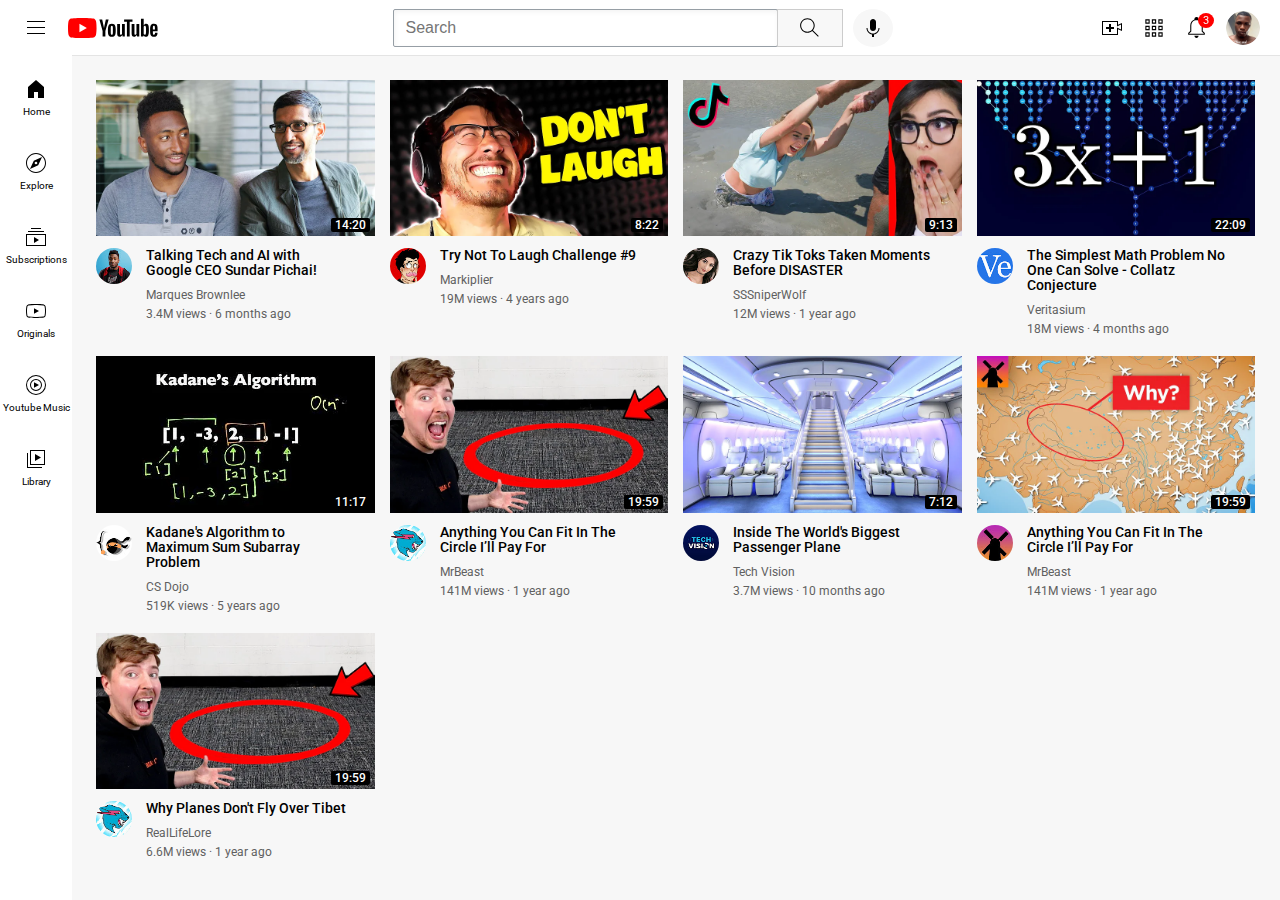
<file: index.html>
<!DOCTYPE html>
<html>
  <head>
    <title>youtube.com Clone</title>

    <link rel="preconnect" href="https://fonts.googleapis.com">
    <link rel="preconnect" href="https://fonts.gstatic.com" crossorigin>
    <link href="https://fonts.googleapis.com/css2?family=Roboto:wght@400;500;700&display=swap" rel="stylesheet">
    
    <link rel="stylesheet" href="css style/general.css">
    <link rel="stylesheet" href="css style/heaser.css">
    <link rel="stylesheet" href="css style/video.css">
    <link rel="stylesheet" href="css style/sidebar.css">
  </head>
  <body>
    <div class="header">
      <div class="left-section">
        <img class="hamburger-menu" src="icons/hamburger-menu.svg">
        <img class="youtube-logo" src="icons/youtube-logo.svg">
      </div>
      <div class="middle-section">
        <input class="search-bar" type="text"
         placeholder="Search">
         <button class="search-button">
          <img class="search-icon" src="icons/search.svg">
          <div class="tooltip">Search</div>
         </button>
         <button class="voice-button">
          <img class="voice-icon" src="icons/voice-search-icon.svg">
          <div class="tooltip">Search with your Voice</div>
         </button>
      </div>
      <div class="last-section">
        <div class="upload-container"><img class="upload-icon"
           src="icons/upload.svg">
           <div class="tooltip">Create</div>
          </div>
          <div class="youtube-container">
            <img class="youtube-op-icon" src="icons/youtube-op.svg">
            <div class="tooltip">YouTube apps</div>
          </div>
        
        <div class="notification-container">
          <img class="notification-icon" src="icons/notifications.svg">
          <div class="notification-number">3</div>
          <div class="tooltip">Notifications</div>
        </div>
        <img class="chennel-pr" src="chennel store/IMG_3036.JPG">
      </div>
    </div>

      <div class="sidebar">
        <div class="sidebar-link">
          <img src="icons/home.svg">
          <div>Home</div>
        </div>
        <div class="sidebar-link">
           <img src="icons/explore.svg">
           <div>Explore</div>
        </div>
        <div class="sidebar-link">
          <img src="icons/subscriptions.svg">
          <div>Subscriptions</div>
        </div>
        <div class="sidebar-link">
          <img src="icons/originals.svg">
          <div>Originals</div>
        </div>
        <div class="sidebar-link">
          <img src="icons/youtube-music.svg">
          <div>Youtube Music</div>
        </div>
        <div class="sidebar-link">
          <img src="icons/library.svg">
          <div>Library</div>
        </div>
      </div>
    

    <div class="video-grib">
      <div class="video-pr">
        <div class="thumbnail-row">
          <a href="https://www.youtube.com/watch?v=n2RNcPRtAiY">
           <img class="thumbnails" src="thumnails/thumbnail-1.webp">
          </a>
          <div class="video-time">14:20</div>
          <a href="https://www.youtube.com/watch?v=n2RNcPRtAiY"></a>
        </div>
        <div class="video-info-grib">
          <div class="channal-pics">
            <a
            href="https://www.youtube.com/c/mkbhd">
            <img class="profile-pics" src="chennel store/channel-1.jpeg">
            </a>
          </div>
          <div class="video-info">
            <p class="video-title">
              Talking Tech and AI with Google CEO Sundar Pichai!
             </p>
             <p class="video-author">
              <a class="link-display" href="https://www.youtube.com/c/mkbhd">Marques Brownlee</a>
             </p>
             <p class="video-stats">
               3.4M views · 6 months ago
             </p>
          </div>
        </div>   
      </div>
  
      <div class="video-pr">
          <div class="thumbnail-row">
            <a href="https://www.youtube.com/watch?v=mP0RAo9SKZk">
              <img class="thumbnails" src="thumnails/thumbnail-2 dont laugh.webp">
            </a>
            <div class="video-time">8:22</div>
            <a href="https://www.youtube.com/watch?v=mP0RAo9SKZk"></a>
          </div>
          <div class="video-info-grib">
            <div class="channal-pics">
              <a href="https://www.youtube.com/@markiplier">
                <img class="profile-pics" src="chennel store/chennel 2 laugh.jpeg">
              </a>
            </div>      
            <div class="video-info">
              <a class="link-name" href="https://www.youtube.com/watch?v=mP0RAo9SKZk">
                <p class="video-title">
                  Try Not To Laugh Challenge #9
                 </p>
              </a>
              <a class="link-display" href="https://www.youtube.com/c/markiplier">
                <p class="video-author">
                  Markiplier
                </p>
              </a>
               <p class="video-stats">
                 19M views · 4 years ago
               </p>
            </div>
          </div>
      </div>
  
      <div class="video-pr">
  
        <div class="thumbnail-row">
          <img class="thumbnails" src="thumnails/thumbnail-3.webp">
          <div class="video-time">9:13</div>
        </div>
        <div class="video-info-grib">
          <div class="channal-pics">
            <img class="profile-pics" src="chennel store/channel-3.jpeg">
          </div>
          <div class="video-info">
            <p class="video-title">
              Crazy Tik Toks Taken Moments Before DISASTER
             </p>
             <p class="video-author">
               SSSniperWolf
             </p>
             <p class="video-stats">
              12M views · 1 year ago
             </p>
          </div>
        </div>   
      </div>
  
      <div class="video-pr">
          <div class="thumbnail-row">
            <img class="thumbnails" src="thumnails/thumbnail-4.webp">
            <div class="video-time">22:09</div>
          </div>
          <div class="video-info-grib">
            <div class="channal-pics">
              <img class="profile-pics" src="chennel store/channel-4.jpeg">
            </div>      
            <div class="video-info">
              <p class="video-title">
                 The Simplest Math Problem No One
                 Can Solve - Collatz Conjecture
               </p>
               <p class="video-author">
                 Veritasium
               </p>
               <p class="video-stats">
                 18M views · 4 months ago
               </p>
            </div>
          </div>
      </div>
  
      <div class="video-pr">
  
        <div class="thumbnail-row">
          <img class="thumbnails" src="thumnails/thumbnail-5.webp">
          <div class="video-time">11:17</div>
        </div>
        <div class="video-info-grib">
          <div class="channal-pics">
            <img class="profile-pics" src="chennel store/channel-5.jpeg">
          </div>
          <div class="video-info">
            <p class="video-title">
               Kadane's Algorithm to Maximum Sum Subarray Problem
             </p>
             <p class="video-author">
               CS Dojo
             </p>
             <p class="video-stats">
               519K views · 5 years ago
             </p>
          </div>
        </div>   
      </div>
  
      <div class="video-pr">
        <div class="thumbnail-row">
           <img class="thumbnails" src="thumnails/thumbnail-6.webp">
           <div class="video-time">19:59</div>
        </div>
        <div class="video-info-grib">
          <div class="channal-pics">
            <img class="profile-pics" src="chennel store/channel-6.jpeg">
          </div>
            <div class="video-info">
              <p class="video-title">
                Anything You Can Fit In The Circle I’ll Pay For
              </p>
              <p class="video-author">
                MrBeast
              </p>
              <p class="video-stats">
                141M views · 1 year ago
              </p>
            </div>
        </div>
      </div>

      <div class="video-pr">
        <div class="thumbnail-row">
           <img class="thumbnails" src="thumnails/thumbnail-8.webp">
           <div class="video-time">7:12</div>
        </div>
        <div class="video-info-grib">
          <div class="channal-pics">
            <img class="profile-pics" src="chennel store/channel-8.jpeg">
          </div>
            <div class="video-info">
              <p class="video-title">
                Inside The World's Biggest Passenger Plane
              </p>
              <p class="video-author">
                Tech Vision
              </p>
              <p class="video-stats">
                3.7M views · 10 months ago
              </p>
            </div>
        </div>
      </div>

      <div class="video-pr">
        <div class="thumbnail-row">
           <img class="thumbnails" src="thumnails/thumbnail-7.webp">
           <div class="video-time">19:59</div>
        </div>
        <div class="video-info-grib">
          <div class="channal-pics">
            <img class="profile-pics" src="chennel store/channel-7.jpeg">
          </div>
            <div class="video-info">
              <p class="video-title">
                Anything You Can Fit In The Circle I’ll Pay For
              </p>
              <p class="video-author">
                MrBeast
              </p>
              <p class="video-stats">
                141M views · 1 year ago
              </p>
            </div>
        </div>
      </div>

      <div class="video-pr">
        <div class="thumbnail-row">
           <img class="thumbnails" src="thumnails/thumbnail-6.webp">
           <div class="video-time">19:59</div>
        </div>
        <div class="video-info-grib">
          <div class="channal-pics">
            <img class="profile-pics" src="chennel store/channel-6.jpeg">
          </div>
            <div class="video-info">
              <p class="video-title">
                Why Planes Don't Fly Over Tibet
              </p>
              <p class="video-author">
                RealLifeLore
              </p>
              <p class="video-stats">
                6.6M views · 1 year ago
              </p>
            </div>
        </div>
      </div>
    
  </body>
</html>
</file>
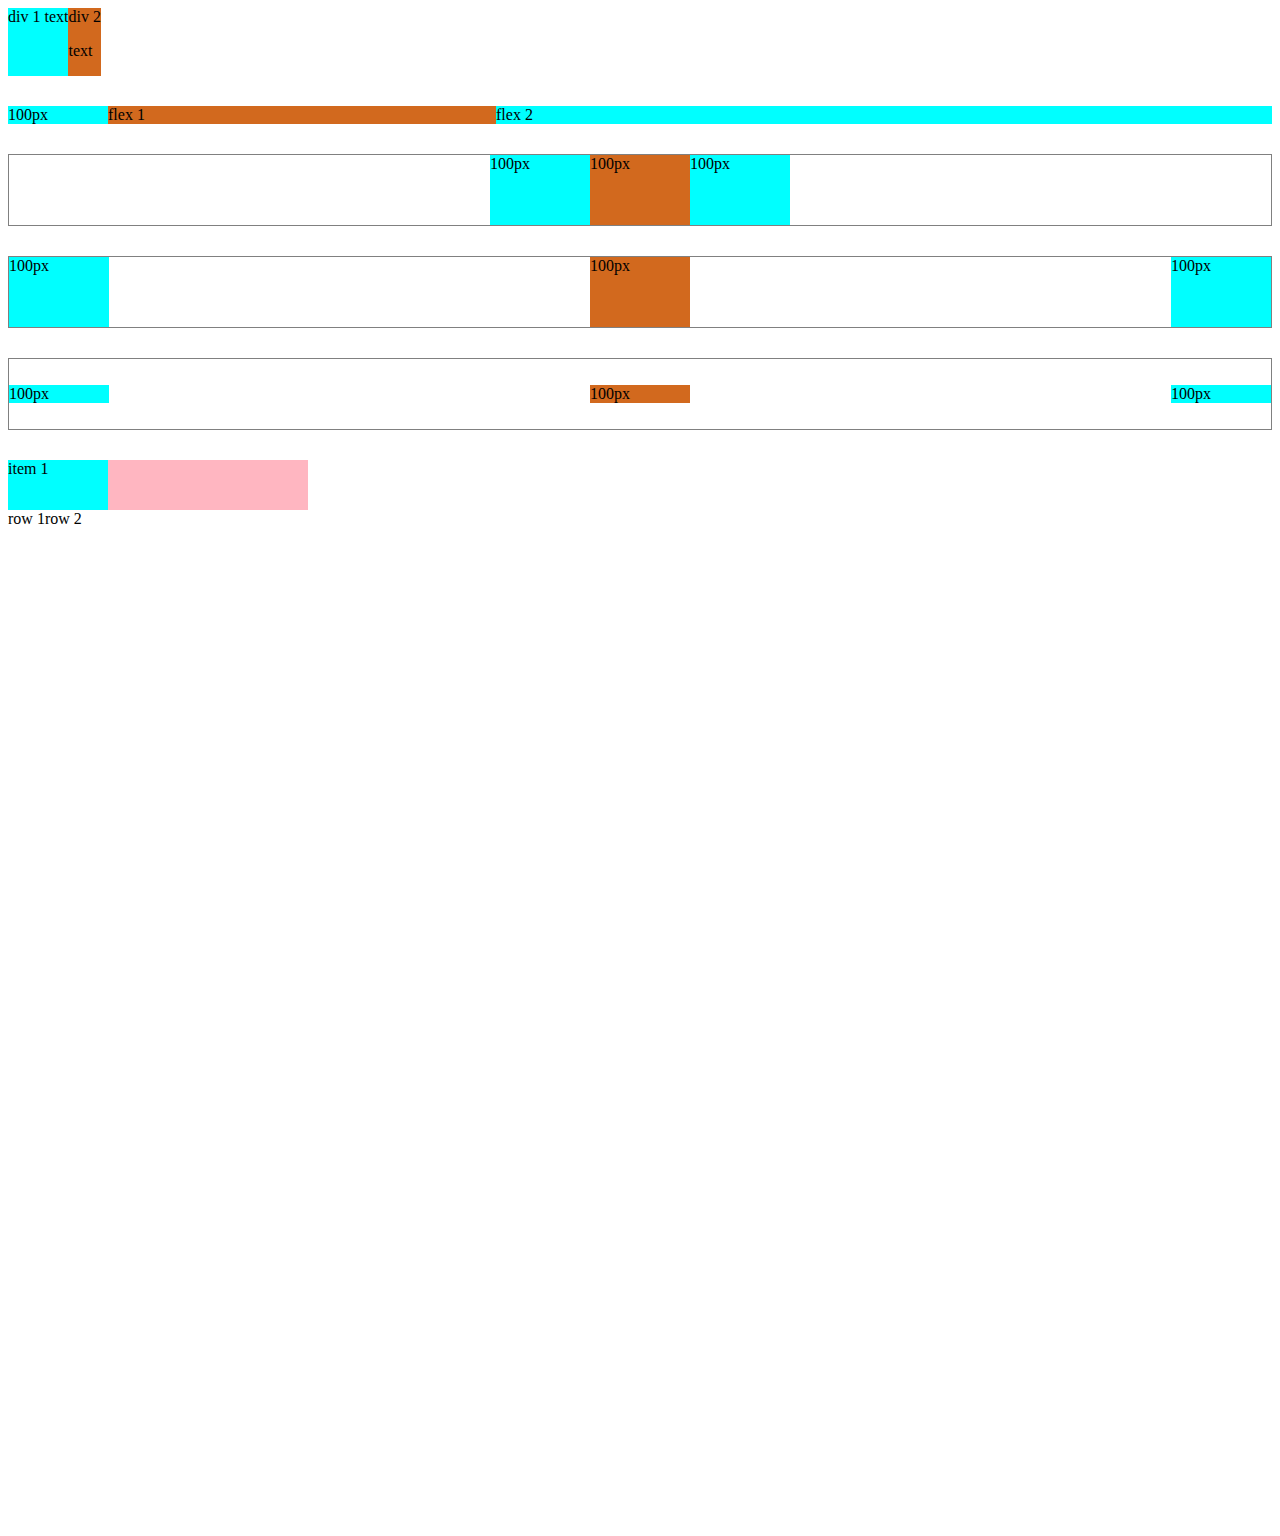
<file: flexbox.html>
<!DOCTYPE html>
<html>
  <head>
    <title>flexbox practice</title>
  </head>
  <body style="padding-bottom: 1000px;">
    <div style="display: flex;
      flex-direction: row;">
     <div style="background-color: aqua;">div 1 text</div>
     <div style="background-color: chocolate;">div 2 <p>text</p></div>
    </div>

    <div style="display: flex;
     flex-direction: row; margin-top: 30px;
     ">
     <div style="background-color: aqua; width: 100px;">100px </div>
     <div style="background-color: chocolate;
      flex: 1;">flex 1</div>
      <div style="background-color: aqua; flex: 2;">flex 2 </div>
    </div>

    <div style="display: flex;
     flex-direction: row; margin-top: 30px;
     flex-direction: row ; border-width: 1px;
     border-style: solid; height: 70px;
     border-color: gray; justify-content: center;">
     
     <div style="background-color: aqua;
      width: 100px;">100px</div>
      <div style="background-color: chocolate; width: 100px;">100px </div>
      <div style="background-color: aqua; width: 100px;">100px </div>
    </div>

    <div style="display: flex;
     flex-direction: row; margin-top: 30px;
     flex-direction: row ; border-width: 1px;
     border-style: solid; height: 70px;
     border-color: gray; justify-content: space-between;">
     
     <div style="background-color: aqua;
      width: 100px;">100px</div>
      <div style="background-color: chocolate; width: 100px;">100px </div>
      <div style="background-color: aqua; width: 100px;">100px </div>
    </div>

    <div style="display: flex;
     flex-direction: row; margin-top: 30px;
     flex-direction: row ; border-width: 1px;
     border-style: solid; height: 70px;
     border-color: gray; justify-content: space-between;
     align-items: center;">
     
     <div style="background-color: aqua;
      width: 100px;">100px</div>
      <div style="background-color: chocolate; width: 100px;">100px </div>
      <div style="background-color: aqua; width: 100px;">100px </div>
    </div>

    <div style="display: flex; margin-top: 30px;
      flex-direction: row; height: 50px;">


     <div style="background-color: aqua;width: 100px;">item 1</div>
     <div style="background-color: lightpink; width: 200px;"></div>
    </div>



    <div style="display: flex; flex-direction: row;
    "> 


      <div class="row-1">row 1</div>
      <div class="row-2">row 2</div>
      
    </div>
      
    
  </body>
</html>
</file>
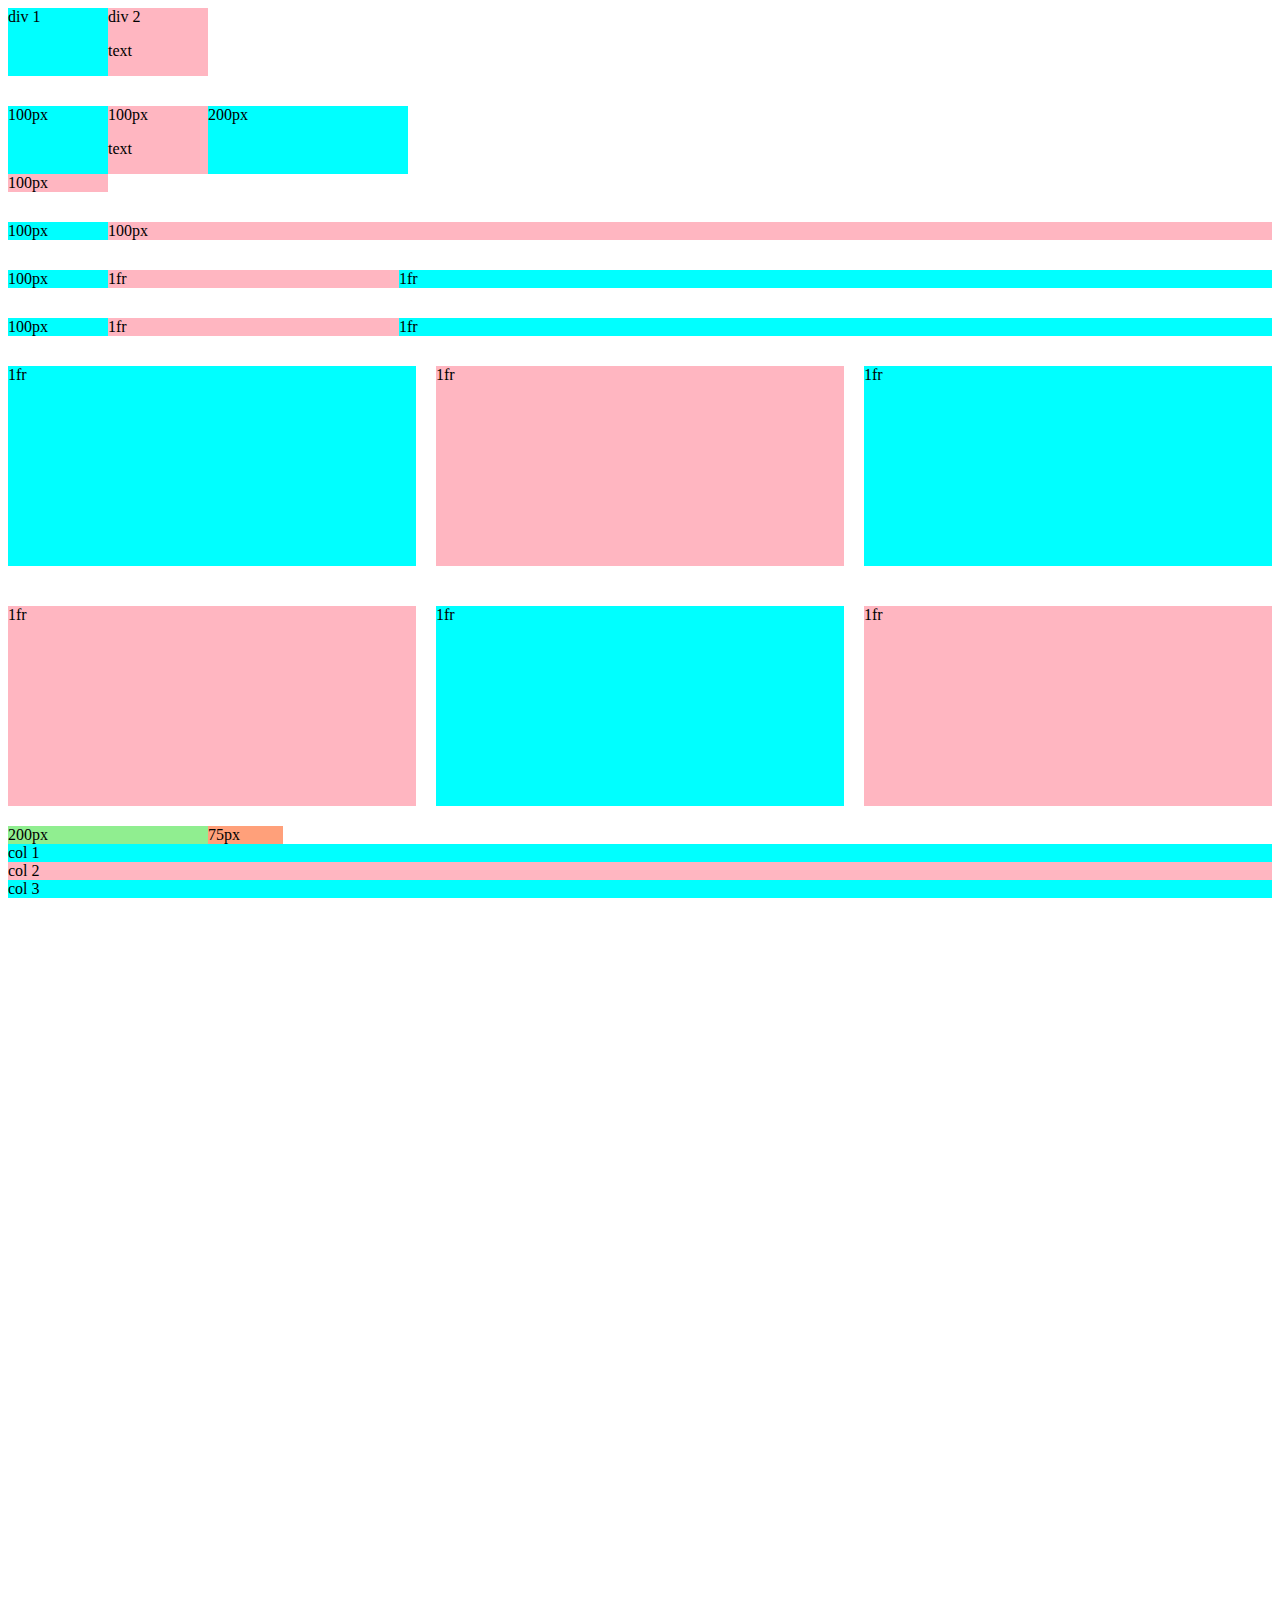
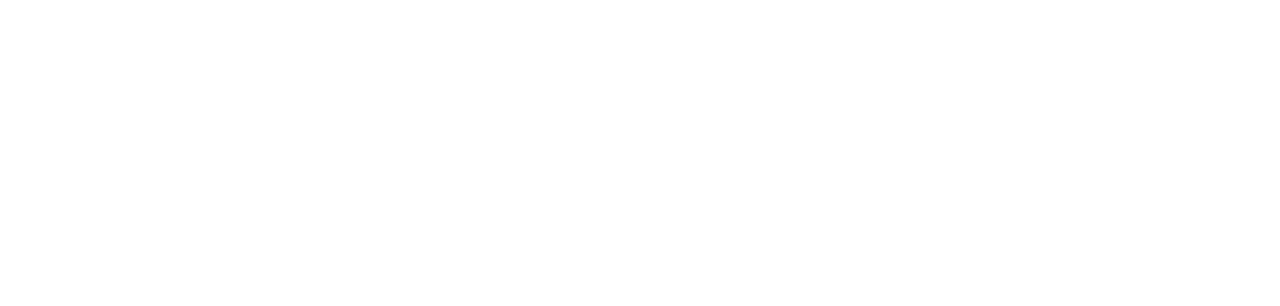
<file: grib.html>
<!DOCTYPE html>
<html>
  <head>
    <title>
      grib tittle
    </title>
  </head>
  <body style="padding-bottom: 1000px;">
   <div style="
    display: grid;
    grid-template-columns: 100px 100px;">
    <Div style="background-color: aqua;">div 1</Div>
    <div style="background-color: lightpink;">div 2 <p>text</p></div>
   </div> 

   <div style="
     margin-top: 30px;
     display: grid;
     grid-template-columns: 100px 100px 200px;">

     <Div style="background-color: aqua;">100px</Div>
     <div style="background-color: lightpink;">100px<p>text</p></div>
     <Div style="background-color: aqua;">200px</Div>
     <div style="background-color: lightpink;">100px</div>
   </div> 

   <div style="
     margin-top: 30px;
     display: grid;
     grid-template-columns: 100px 1fr">

     <Div style="background-color: aqua;">100px</Div>
     <div style="background-color: lightpink;">100px</div>
    
   </div> 

   <div style="
     margin-top: 30px;
     display: grid;
     grid-template-columns: 100px 1fr 3fr">

     <Div style="background-color: aqua;">100px</Div>
     <div style="background-color: lightpink;">1fr</div>
     <Div style="background-color: aqua;">1fr</Div>
    
   </div> 
    
   <div style="
     margin-top: 30px;
     display: grid;
     grid-template-columns: 100px 1fr 3fr">

     <Div style="background-color: aqua;">100px</Div>
     <div style="background-color: lightpink;">1fr</div>
     <Div style="background-color: aqua;">1fr</Div>
    
   </div> 

   <div style="
     margin-top: 30px;
     display: grid;
     grid-template-columns: 1fr 1fr 1fr;
      column-gap: 20px;row-gap: 40px; " 
     >

     <Div style="background-color: aqua; height :200px" >1fr</Div>
     <div style="background-color: lightpink; height :200px">1fr</div>
     <Div style="background-color: aqua; height :200px">1fr</Div>
     <div style="background-color: lightpink; height :200px">1fr</div>
     <Div style="background-color: aqua; height :200px">1fr</Div>
     <div style="background-color: lightpink; height :200px">1fr</div>
    
   </div> 

   <div style="
     display: grid;
     grid-template-columns: 200px 75px;
     margin-top: 20px;">

     <div style="background-color: lightgreen;"> 200px</div>
     <div style="background-color: lightsalmon;">75px</div>
   </div>

   <div style="display: grid;
     grid-column: col 1 col 2 col 3;"
     >

     <div style="background-color: aqua;">col 1</div>
     <div style="background-color: lightpink;">col 2</div>
     <div style="background-color: aqua;">col 3</div>
   </div>

   
  </body>
</html>
</file>
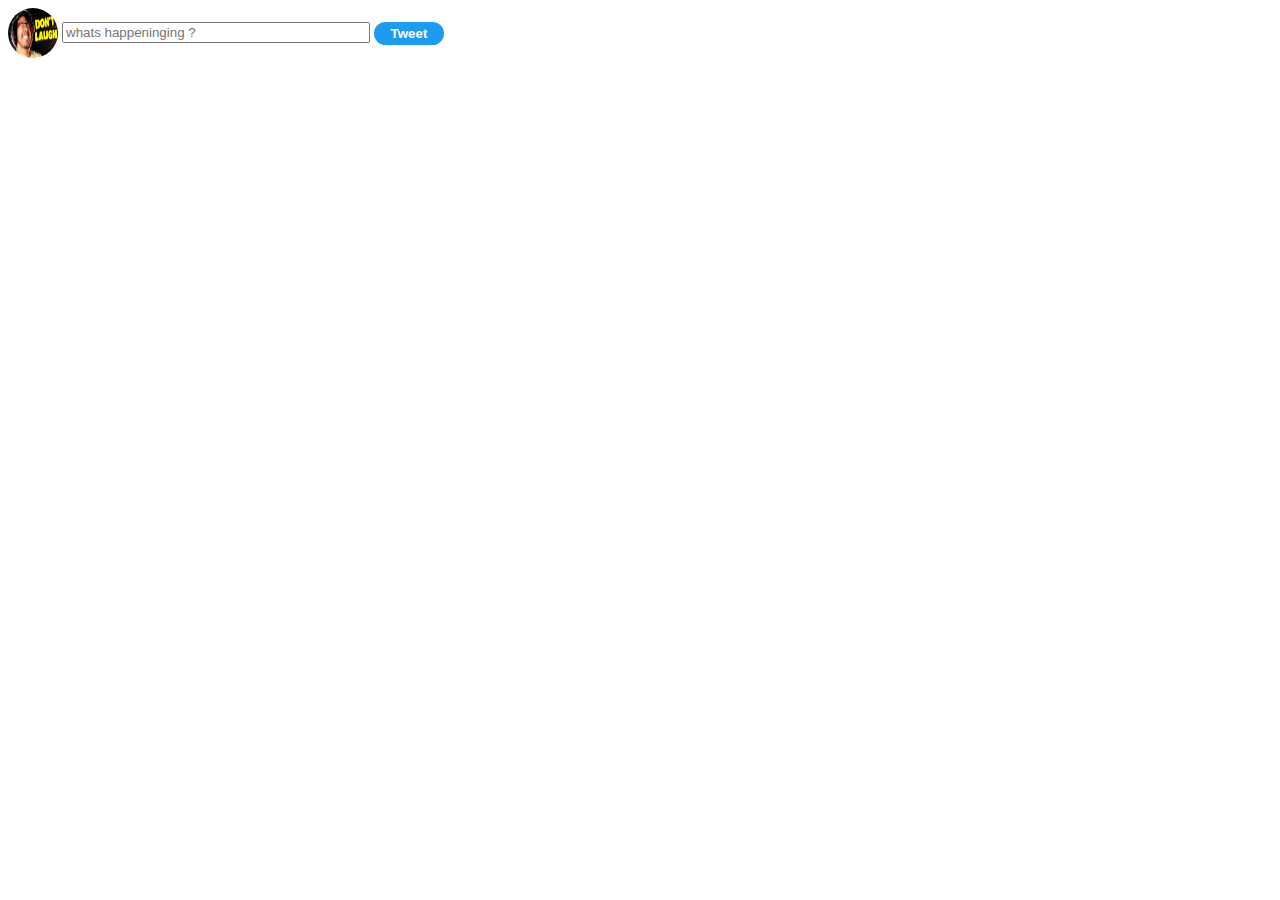
<file: learntext.html>
<!DOCTYPE html>
<html>
  <head>
    <title>textbox</title>
    <style>
      .image-head {
        border-radius: 50%;
        height: 50px;
        width: 50px;
        border: 0px;
        display: inline-block;
        vertical-align: middle;
      }
      .text-head {
        width: 300px;
      }
      .tweet-button {
        background-color: rgb(29, 155, 240);
        color: white;
        border: none;
        border-radius: 20px;
        width: 70px;
        padding-left:4px ;
        padding-top: 4px;
        padding-right: 4px;
        padding-bottom: 4px;
        font-weight: bolder;
        cursor: pointer;
        vertical-align: middle;
      }
      .tweet-button:hover {
        opacity: 0.5;
      }
    </style>
  </head>
  <body>
    <img class="image-head" src="thumnails/thumbnail-2 dont laugh.webp">
    <input class="text-head" type="text" placeholder="whats happeninging ?">

    <button class="tweet-button">
      Tweet
    </button>
  </body>
</html>
</file>
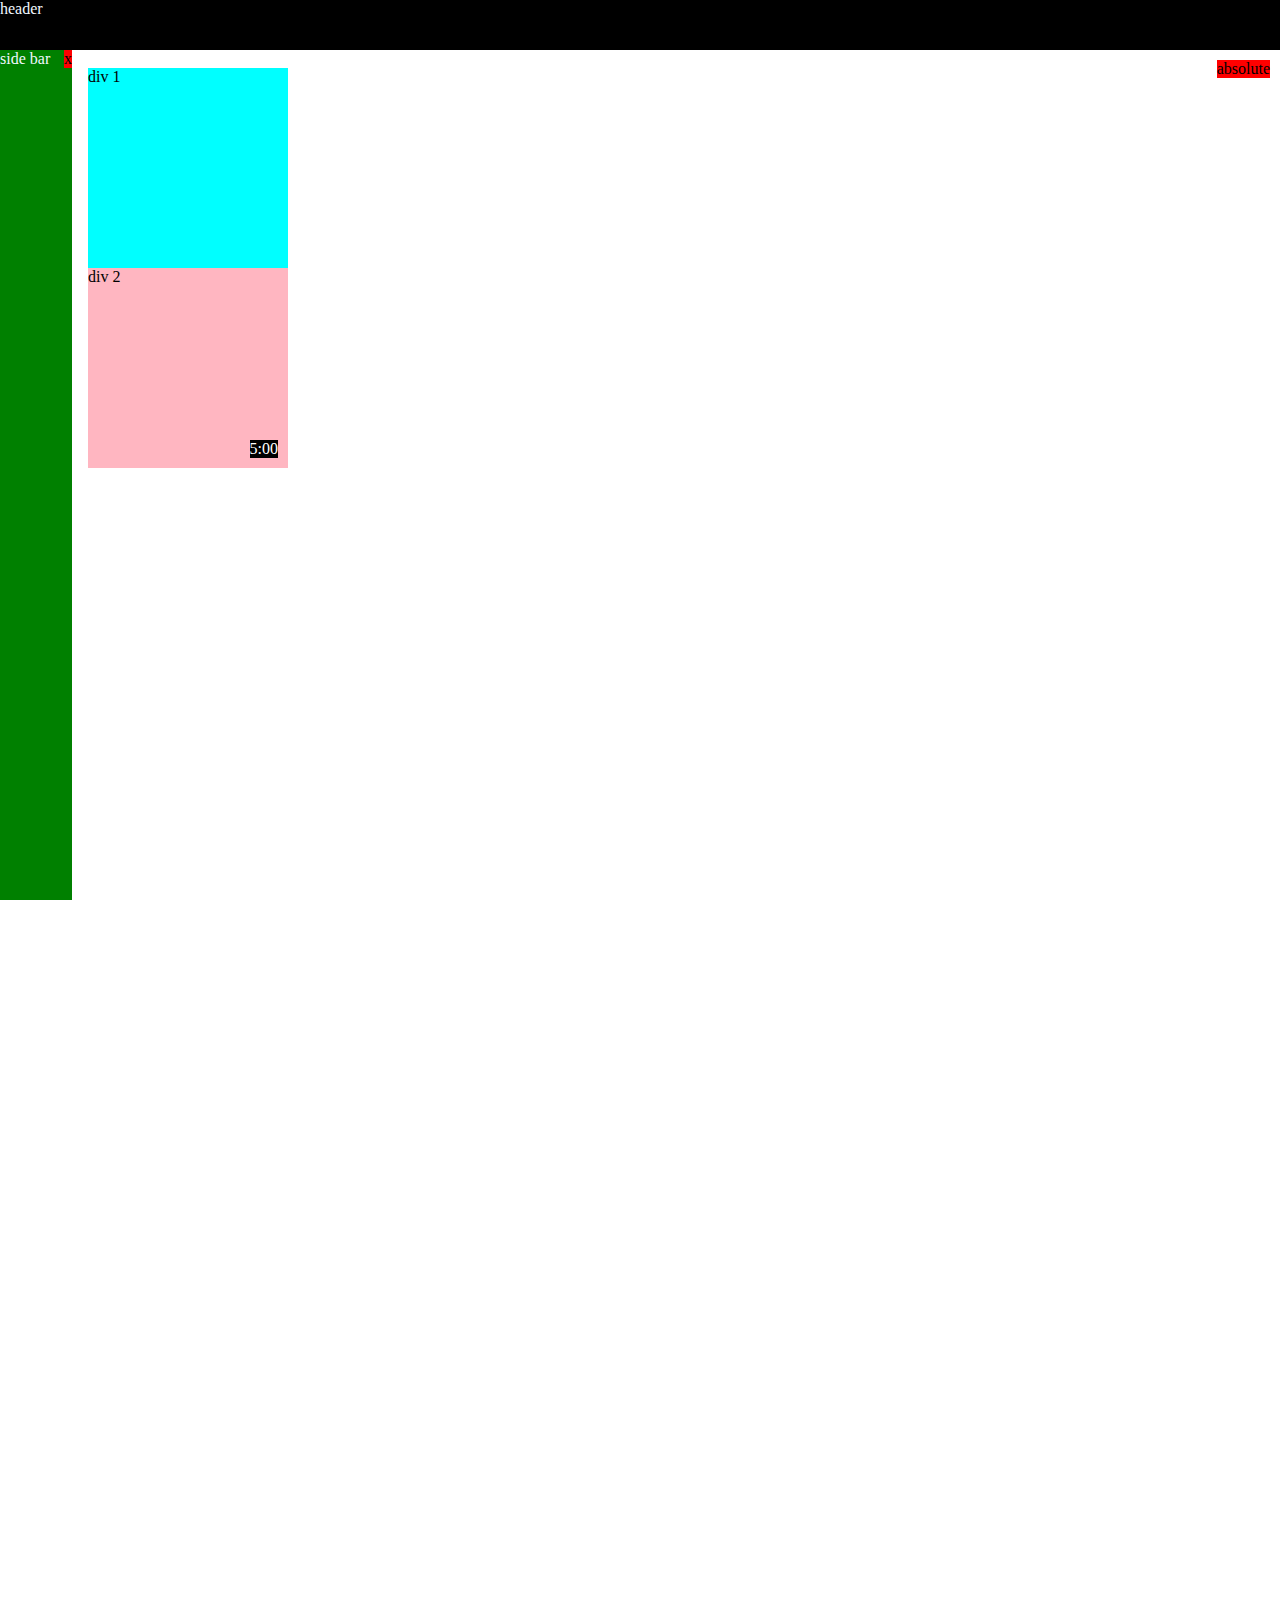
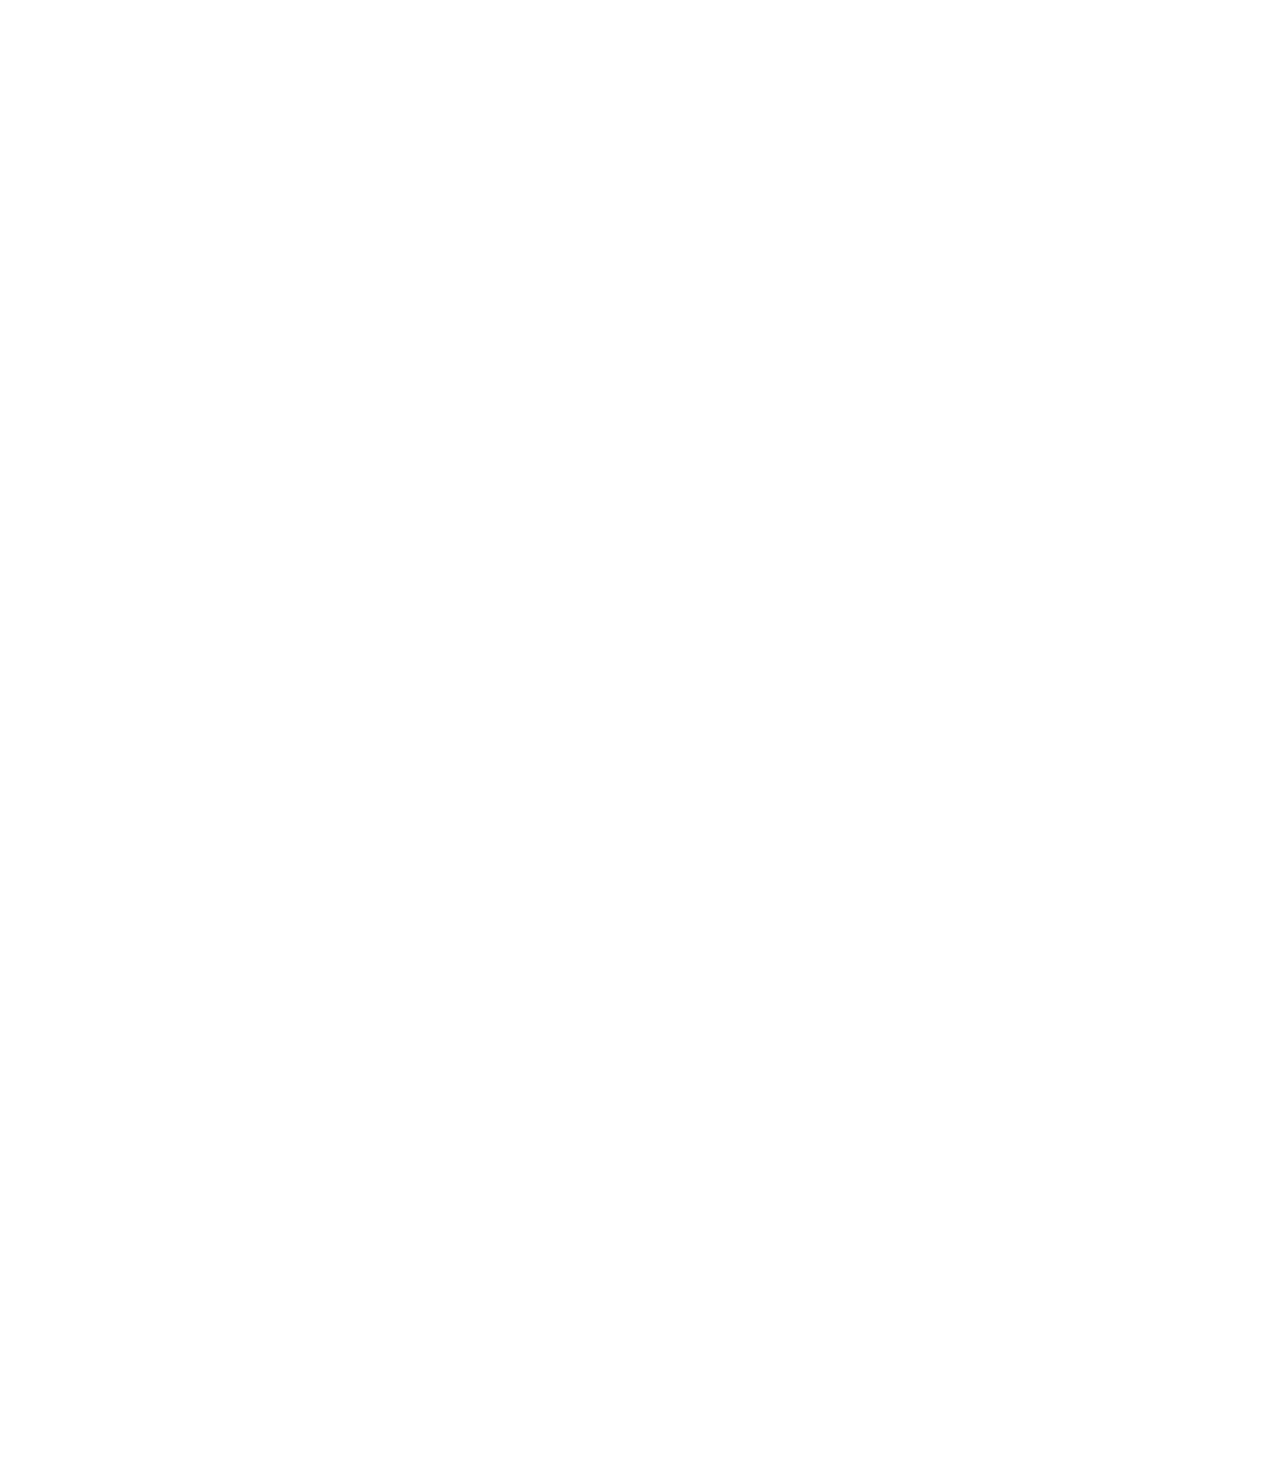
<file: position.html>
<!DOCTYPE html>
<html>
  <head> 
    <title> 
      position learning
    </title>
  </head>
  <body style="height: 3000px;
        padding-top: 60px;
        padding-left: 80px;">

  <div style="background-color: green;
       color: aliceblue;
       position: fixed;
       left: 0;
       bottom: 0;
       top: 50px;
       width: 72px ;">
       side bar
       <div style="position: absolute;
       background-color: red;
       color: black;
       top: 0px;
       right: 0;">
       x
   </div>
  </div>


   <div style="position: absolute;
    background-color: red;
    color: black;
    top: 60px;
    right: 10px;">
    absolute
   </div>

    <div style="background-color: black;
       color: aliceblue; position: fixed;
       height: 50px;
       top: 0;
       left: 0;
       right: 0;">header</div>

    <div style="background-color: aqua;height:
         200px;width: 200px; 
         position: static;"
         > div 1
    </div>

    <div style="background-color: lightpink;
         height: 200px;
         width: 200px;
         position: relative;
         "> div 2

         <div style="position: absolute;
         background-color: rgb(0, 0, 0);
         color: rgb(255, 255, 255);
         right: 10px;
         bottom: 10px;">
         5:00
        </div>
   </div>
  </body>
</html>
</file>
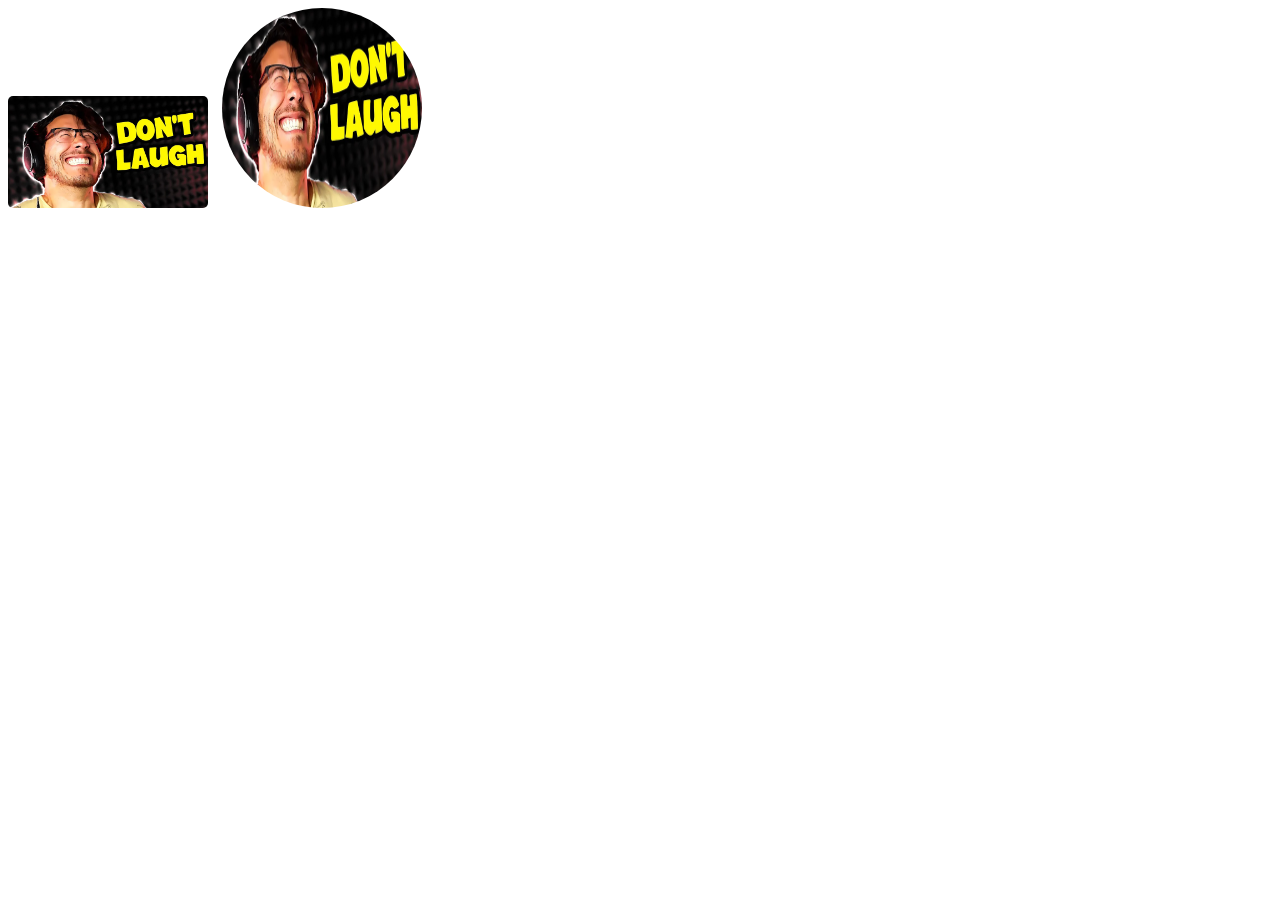
<file: practices.html>
<!DOCTYPE html>
<html>
  <head>
    <title>still learn.com</title>
    <style>
      .picture-pr {
        width: 200px;
        border-radius: 5px;
        margin-right: 10px;
      }
      .picture-resize {
        border-radius: 50%;
        width: 200px;
        height: 200px;
        border: 0px;
        
      }
      .picture-redo {
        display: inline-block;
      }
    </style>
  </head>
  <body>
    <img class="picture-pr" src="thumnails/thumbnail-2 dont laugh.webp">

      
      <div class="picture-redo">
        <img class="picture-resize" src="thumnails/thumbnail-2 dont laugh.webp">
      </div>
  
  </body>
</html>
</file>
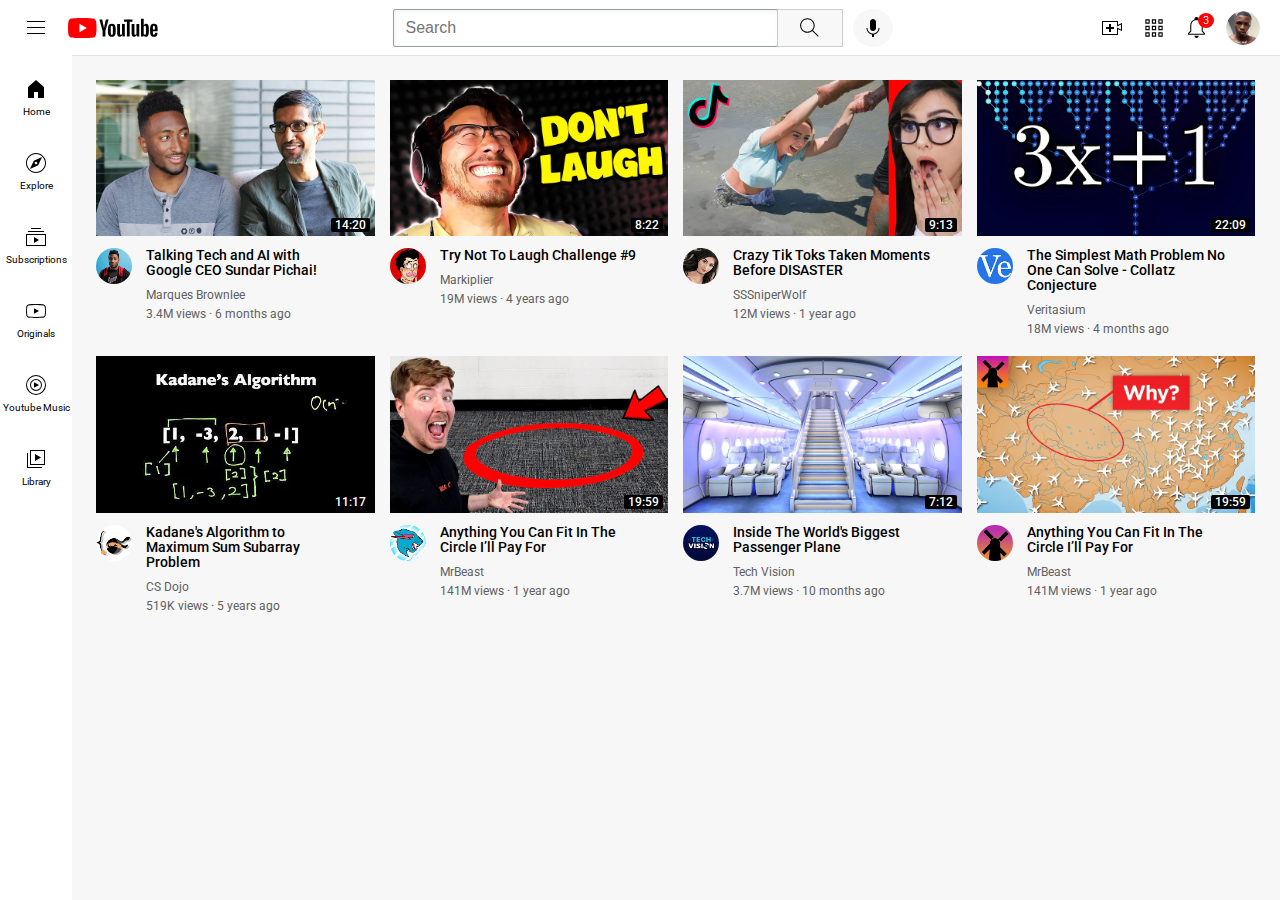
<file: youtube.html>
<!DOCTYPE html>
<html>
  <head>
    <title>youtube.com Clone</title>

    <link rel="preconnect" href="https://fonts.googleapis.com">
    <link rel="preconnect" href="https://fonts.gstatic.com" crossorigin>
    <link href="https://fonts.googleapis.com/css2?family=Roboto:wght@400;500;700&display=swap" rel="stylesheet">
    
    <link rel="stylesheet" href="css style/general.css">
    <link rel="stylesheet" href="css style/heaser.css">
    <link rel="stylesheet" href="css style/video.css">
    <link rel="stylesheet" href="css style/sidebar.css">
  </head>
  <body>
    <div class="header">
      <div class="left-section">
        <img class="hamburger-menu" src="icons/hamburger-menu.svg">
        <img class="youtube-logo" src="icons/youtube-logo.svg">
      </div>
      <div class="middle-section">
        <input class="search-bar" type="text"
         placeholder="Search">
         <button class="search-button">
          <img class="search-icon" src="icons/search.svg">
          <div class="tooltip">Search</div>
         </button>
         <button class="voice-button">
          <img class="voice-icon" src="icons/voice-search-icon.svg">
          <div class="tooltip">Search with your Voice</div>
         </button>
      </div>
      <div class="last-section">
        <div class="upload-container"><img class="upload-icon"
           src="icons/upload.svg">
           <div class="tooltip">Create</div>
          </div>
          <div class="youtube-container">
            <img class="youtube-op-icon" src="icons/youtube-op.svg">
            <div class="tooltip">YouTube apps</div>
          </div>
        
        <div class="notification-container">
          <img class="notification-icon" src="icons/notifications.svg">
          <div class="notification-number">3</div>
          <div class="tooltip">Notifications</div>
        </div>
        <img class="chennel-pr" src="chennel store/IMG_3036.JPG">
      </div>
    </div>

      <div class="sidebar">
        <div class="sidebar-link">
          <img src="icons/home.svg">
          <div>Home</div>
        </div>
        <div class="sidebar-link">
           <img src="icons/explore.svg">
           <div>Explore</div>
        </div>
        <div class="sidebar-link">
          <img src="icons/subscriptions.svg">
          <div>Subscriptions</div>
        </div>
        <div class="sidebar-link">
          <img src="icons/originals.svg">
          <div>Originals</div>
        </div>
        <div class="sidebar-link">
          <img src="icons/youtube-music.svg">
          <div>Youtube Music</div>
        </div>
        <div class="sidebar-link">
          <img src="icons/library.svg">
          <div>Library</div>
        </div>
      </div>
    

    <div class="video-grib">
      <div class="video-pr">
        <div class="thumbnail-row">
          <a href="https://www.youtube.com/watch?v=n2RNcPRtAiY">
           <img class="thumbnails" src="thumnails/thumbnail-1.webp">
          </a>
          <div class="video-time">14:20</div>
          <a href="https://www.youtube.com/watch?v=n2RNcPRtAiY"></a>
        </div>
        <div class="video-info-grib">
          <div class="channal-pics">
            <a
            href="https://www.youtube.com/c/mkbhd">
            <img class="profile-pics" src="chennel store/channel-1.jpeg">
            </a>
          </div>
          <div class="video-info">
            <p class="video-title">
              Talking Tech and AI with Google CEO Sundar Pichai!
             </p>
             <p class="video-author">
              <a class="link-display" href="https://www.youtube.com/c/mkbhd">Marques Brownlee</a>
             </p>
             <p class="video-stats">
               3.4M views · 6 months ago
             </p>
          </div>
        </div>   
      </div>
  
      <div class="video-pr">
          <div class="thumbnail-row">
            <a href="https://www.youtube.com/watch?v=mP0RAo9SKZk">
              <img class="thumbnails" src="thumnails/thumbnail-2 dont laugh.webp">
            </a>
            <div class="video-time">8:22</div>
            <a href="https://www.youtube.com/watch?v=mP0RAo9SKZk"></a>
          </div>
          <div class="video-info-grib">
            <div class="channal-pics">
              <a href="https://www.youtube.com/@markiplier">
                <img class="profile-pics" src="chennel store/chennel 2 laugh.jpeg">
              </a>
            </div>      
            <div class="video-info">
              <a class="link-name" href="https://www.youtube.com/watch?v=mP0RAo9SKZk">
                <p class="video-title">
                  Try Not To Laugh Challenge #9
                 </p>
              </a>
              <a class="link-display" href="https://www.youtube.com/c/markiplier">
                <p class="video-author">
                  Markiplier
                </p>
              </a>
               <p class="video-stats">
                 19M views · 4 years ago
               </p>
            </div>
          </div>
      </div>
  
      <div class="video-pr">
  
        <div class="thumbnail-row">
          <a href="https://www.youtube.com/watch?v=FgjPQQeTh1w">
           <img class="thumbnails" src="thumnails/thumbnail-3.webp">
          </a>
          <div class="video-time">9:13</div>
        </div>
        <div class="video-info-grib">
          <div class="channal-pics">
            <img class="profile-pics" src="chennel store/channel-3.jpeg">
          </div>
          <div class="video-info">
            <p class="video-title">
              Crazy Tik Toks Taken Moments Before DISASTER
             </p>
             <p class="video-author">
               SSSniperWolf
             </p>
             <a class="link-display" href="https://www.youtube.com/@SSSniperWolf/videos">
              <p class="video-stats">
                12M views · 1 year ago
               </p>
             </a>
          </div>
        </div>   
      </div>
  
      <div class="video-pr">
          <div class="thumbnail-row">
            <a href="https://www.youtube.com/watch?v=094y1Z2wpJg">
              <img class="thumbnails" src="thumnails/thumbnail-4.webp">
            </a>
            <div class="video-time">22:09</div>
          </div>
          <div class="video-info-grib">
            <div class="channal-pics">
              <img class="profile-pics" src="chennel store/channel-4.jpeg">
            </div>      
            <div class="video-info">
              <p class="video-title">
                 The Simplest Math Problem No One
                 Can Solve - Collatz Conjecture
               </p>
               <p class="video-author">
                 Veritasium
               </p>
               <p class="video-stats">
                 18M views · 4 months ago
               </p>
            </div>
          </div>
      </div>
  
      <div class="video-pr">
  
        <div class="thumbnail-row">
          <a href="https://www.youtube.com/watch?v=094y1Z2wpJg">
            <img class="thumbnails" src="thumnails/thumbnail-5.webp">
          </a>
          <div class="video-time">11:17</div>
        </div>
        <div class="video-info-grib">
          <div class="channal-pics">
            <img class="profile-pics" src="chennel store/channel-5.jpeg">
          </div>
          <div class="video-info">
            <p class="video-title">
               Kadane's Algorithm to Maximum Sum Subarray Problem
             </p>
             <p class="video-author">
               CS Dojo
             </p>
             <p class="video-stats">
               519K views · 5 years ago
             </p>
          </div>
        </div>   
      </div>
  
      <div class="video-pr">
        <div class="thumbnail-row">
          <a href="https://www.youtube.com/watch?v=86CQq3pKSUw">
            <img class="thumbnails" src="thumnails/thumbnail-6.webp">
          </a>
           <div class="video-time">19:59</div>
        </div>
        <div class="video-info-grib">
          <div class="channal-pics">
            <img class="profile-pics" src="chennel store/channel-6.jpeg">
          </div>
            <div class="video-info">
              <p class="video-title">
                Anything You Can Fit In The Circle I’ll Pay For
              </p>
              <p class="video-author">
                MrBeast
              </p>
              <p class="video-stats">
                141M views · 1 year ago
              </p>
            </div>
        </div>
      </div>

      <div class="video-pr">
        <div class="thumbnail-row">
          <a href="https://www.youtube.com/watch?v=yXWw0_UfSFg">
            <img class="thumbnails" src="thumnails/thumbnail-8.webp">
          </a>
           <div class="video-time">7:12</div>
        </div>
        <div class="video-info-grib">
          <div class="channal-pics">
            <img class="profile-pics" src="chennel store/channel-8.jpeg">
          </div>
            <div class="video-info">
              <p class="video-title">
                Inside The World's Biggest Passenger Plane
              </p>
              <p class="video-author">
                Tech Vision
              </p>
              <p class="video-stats">
                3.7M views · 10 months ago
              </p>
            </div>
        </div>
      </div>

      <div class="video-pr">
        <div class="thumbnail-row">
          <a href="https://www.youtube.com/watch?v=fNVa1qMbF9Y">
            <img class="thumbnails" src="thumnails/thumbnail-7.webp">
          </a>
           <div class="video-time">19:59</div>
        </div>
        <div class="video-info-grib">
          <div class="channal-pics">
            <img class="profile-pics" src="chennel store/channel-7.jpeg">
          </div>
            <div class="video-info">
              <p class="video-title">
                Anything You Can Fit In The Circle I’ll Pay For
              </p>
              <p class="video-author">
                MrBeast
              </p>
              <p class="video-stats">
                141M views · 1 year ago
              </p>
            </div>
        </div>
      </div>

    
  </body>
</html>
</file>
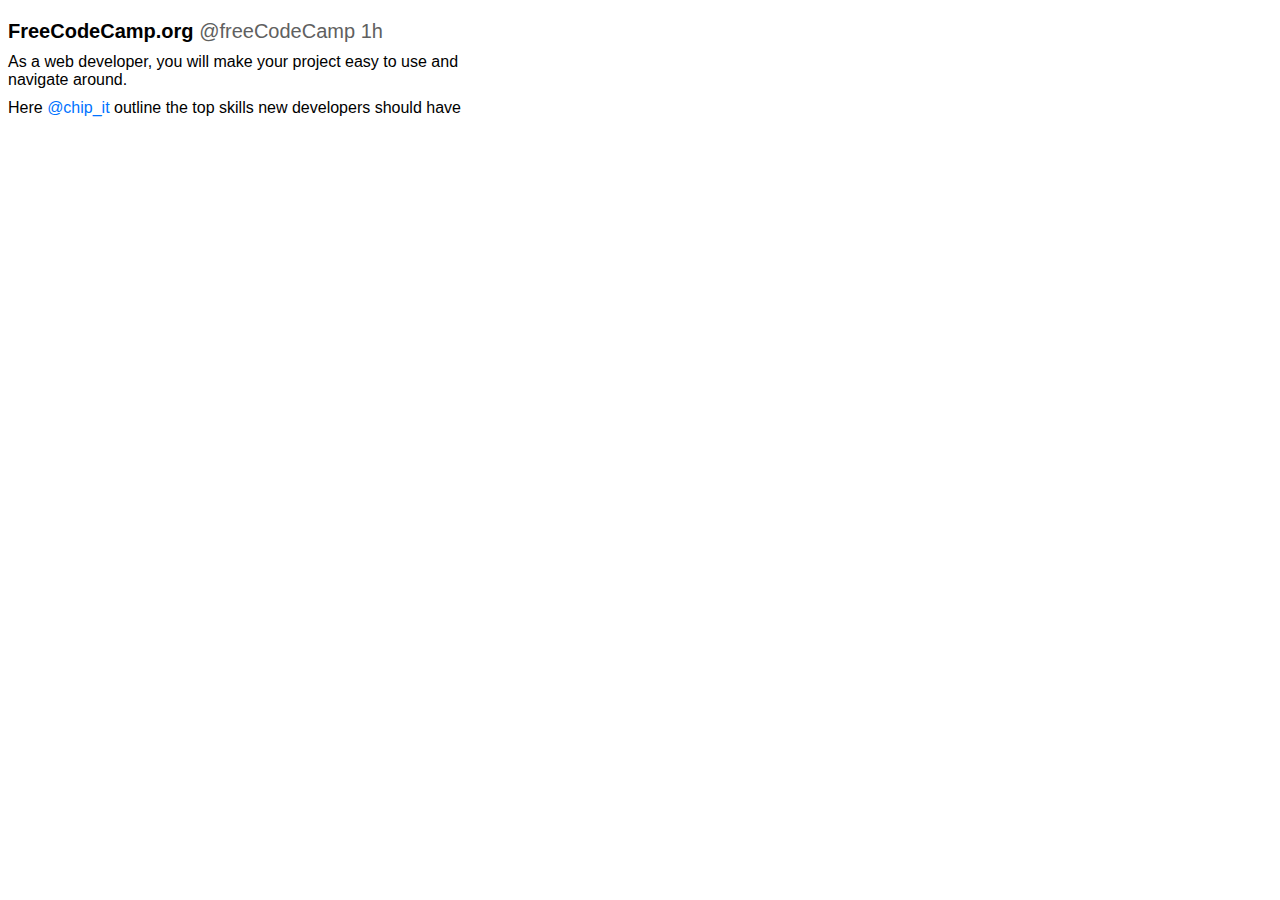
<file: keep-to-html/texttrain.html>
<!DOCTYPE html>
<html>
  <head>
    <title>my text practice</title>
    <style>
      p {
      font-family: Arial, Helvetica, sans-serif;
      }
      .free-code {
      font-family: Arial, Helvetica, sans-serif;
      font-size: 20px;
      font-weight: bold;
      margin-bottom: 10px;
      
      }
      .free-camp {
      color:rgb(96, 96, 96) ;
      font-weight: lighter;
      }
      .web-coder {
      width: 470px;
      margin-top: 0px;
      margin-bottom: 0px;
      }
      .here-new {
      margin-top: 10px;
      
      }
      .chip-new {
        color: rgb(0, 115, 255);
        cursor: pointer;
      }
      .chip-new:hover {
        font-stretch: extra-expanded;
      }
      
      </style>
  </head>
  <body>
    <p class="free-code">
      FreeCodeCamp.org <span class="free-camp">@freeCodeCamp 1h</span>
      </p>
      
      <p class="web-coder">
      As a web developer, you will make your project easy to use
      and navigate around.
      </p>
      
      <p class="here-new"> Here <span class="chip-new">@chip_it</span> outline the 
      top skills new developers should have</p>
  </body>
</html>
</file>
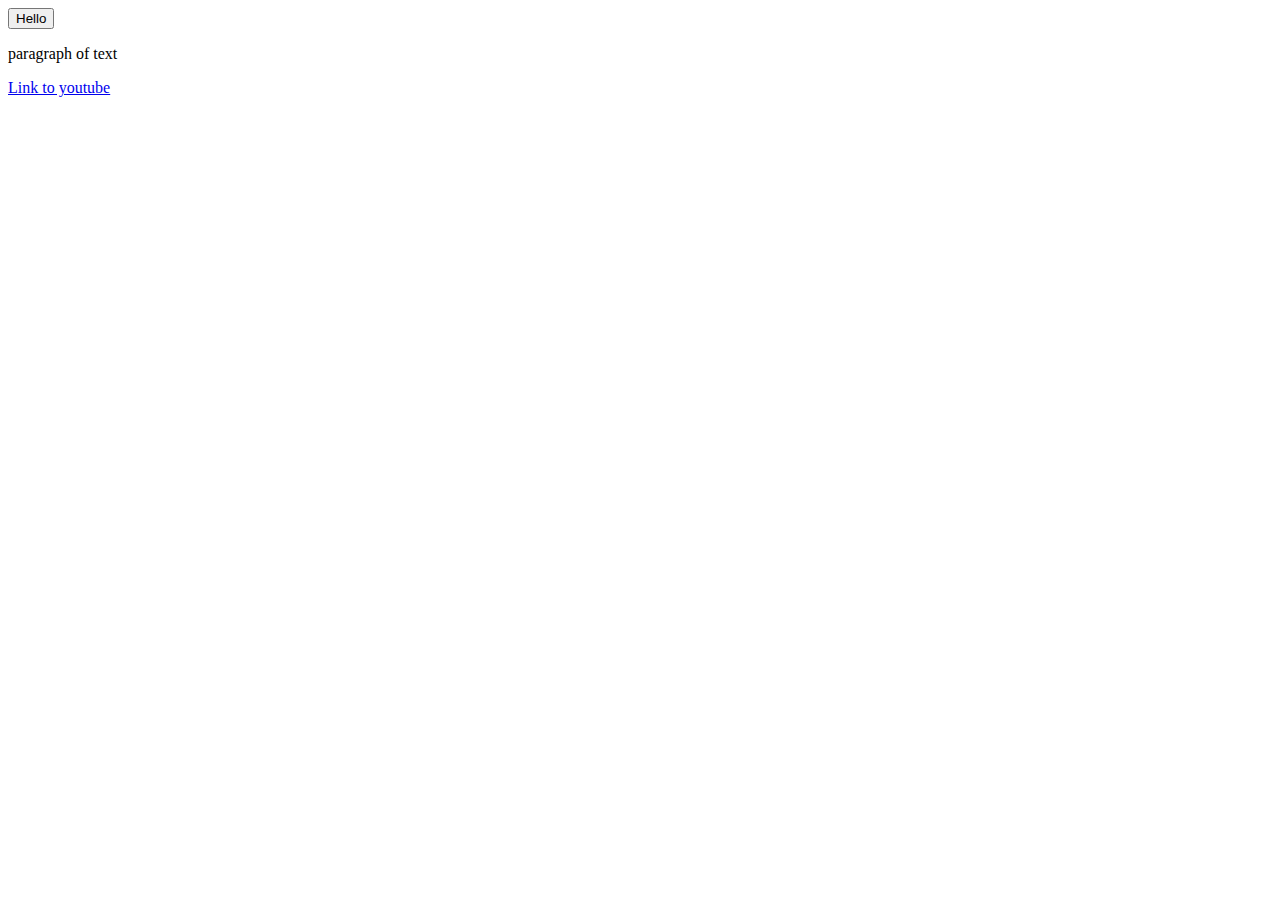
<file: keep-to-html/website.html>
<!DOCTYPE html>
<html>
  <head>
    <title>first web training</title>
  </head>
  <body><button>
    Hello
   </button>
   
   <p>
    paragraph of text 
   </p>
   
   <a 
   href="https://www.youtube.com/" target="_blank">
    Link to youtube
   </a></body>
</html>
</file>
<file: css style/general.css>
p {
  margin-top: 0;
  margin-bottom: 0;
}

body {
  font-family: roboto, arial;
  margin: 0;
  padding-top: 80px;
  padding-left: 96px;
  padding-right: 25px;
  background-color: rgb(247, 247, 247);
}
</file>
<file: css style/heaser.css>
.header {
  height: 55px;
  z-index: 100;
  
  display: flex;
  flex-direction: row;
  justify-content: space-between;

  position: fixed;
  top: 0;
  left: 0;
  right: 0;
  background-color: white;
  border-bottom-width: 1px;
  border-bottom-style: solid ;
  border-bottom-color: rgb(228, 228, 228);
}

.left-section {
  width: 150px;
  display: flex;
  align-items: center;
  
}
.hamburger-menu {
  height: 24px;
  margin-left: 24px;
  margin-right: 20px;
  cursor: pointer;
}
.youtube-logo {
  height: 20px;
  cursor: pointer;
}

.middle-section {
  flex: 1;
  margin-left: 70px;
  margin-right: 35px;
  max-width: 500px;
  display: flex;
  align-items: center;
}

.search-bar {
  flex: 1;
  height: 34px;
  padding-left: 12px;
  font-size: 16px;
  border-width: 1px;
  border-style: solid;
  border-color: rgb(150, 158, 165);
  border-radius: 2px;
  box-shadow: inset 1px 2px 5px
  rgba(0, 0, 0, 0.05);
  width: 0;
}
.search-bar::placeholder {
  font-size: 16px;
}

.search-button {
  height: 38px;
  width: 66px;
  background-color:#f8f8f8;
  border-color: #cccccc;
  border-style: solid;
  border-width: 1px;
  margin-left: -1px;
  
}
.search-button, .voice-button ,
.upload-container, .youtube-container
, .notification-container {
  position: relative;
  display: flex;
  justify-content: center;
  align-items: center;
}

.search-button:hover {
  opacity: 5px;
  background-color: #ebebeb;
  transition: 0.20s;
}

.search-button .tooltip,
.voice-button .tooltip ,
.upload-container .tooltip,
.youtube-container .tooltip,
.notification-container .tooltip {
  position: absolute;
  background-color: gray;
  color: white;
  padding-top: 4px;
  padding-bottom: 4px;
  padding-left: 8px;
  padding-right: 8px;
  border-radius: 2px;
  bottom: -30px;
  opacity: 0;
  transition: opacity 0.20s;
  pointer-events: none;
  white-space: nowrap;

}

.search-button:hover .tooltip,
.voice-button:hover .tooltip,
.upload-container:hover .tooltip,
.youtube-container:hover .tooltip,
.notification-container:hover .tooltip {
  opacity: 1;
}


.search-icon {
  height: 25px; 
}

.voice-button {
  height: 38px;
  width: 40px;
  margin-left: 10px;
  border-radius: 50%;
  border-width: 1px;
  border-style: solid;
  border: none;
  background-color: #f7f7f7;

}
.voice-icon {
  height: 24px;
  cursor: pointer;
  
}

.last-section {
  width: 180px;
  display: flex;
  align-items: center;
  justify-content: space-between;
  flex-shrink: 0;
}
.upload-icon {
  height: 24px;
  cursor: pointer;
  
}

.youtube-op-icon {
  height: 26px;
  cursor: pointer;
}

.notification-icon {
  height: 25px;
}
.notification-container {
  position: relative;
  cursor: pointer;
}
.notification-number {
  position: absolute;
  top: -2px;
  right: -5px;
  font-size: 11px;
  padding-right: 5px;
  padding-left: 5px;
  border-radius: 50%;
  padding-top: 1px;
  padding-bottom: 1px;
  background-color: red;
  color: #f8f8f8;
  cursor: pointer;


}

.chennel-pr {
  height: 34px;
  border-radius: 50%;
  margin-right: 20px;
  cursor: pointer;
  
  
  
}
</file>
<file: css style/video.css>
.search-bar {
  display: block;
}
.thumbnails {
  width: 100%;
  cursor: pointer;
}


.video-author {
  font-size: 12px;
  color: rgb(96, 96, 96);
  margin-bottom: 0;
  cursor: pointer;


}
.thumbnail-row {
  margin-bottom: 8px;
  position: relative;
}

.video-info-grib {
  display: grid;
  grid-template-columns: 50px 1fr;
}

.video-title {
  margin-top: 0;
  font-size: 14px;
  font-weight: 500;
  line-height: 15px;
  margin-bottom: 10px;
  cursor: pointer;
}

.video-stats {
 color: rgb(96, 96, 96);
 margin-top: 0;
 font-size:12px ;
 margin-top: 5px;
 cursor: pointer;
}


.channal-pics {
  width: 50px;
  vertical-align: top;
  
}

.video-info {
  width: 200px;
  
}

.profile-pics {
  width: 36px;
  border-radius: 50%;
  cursor: pointer;
}

.video-grib {
  display: grid;
  grid-template-columns: 1fr 1fr 1fr;
  column-gap: 15px;
  row-gap: 20px;
}

@media (max-width: 750px) {
  .video-grib{
    grid-template-columns: 1fr 1fr;
  }
}

@media (min-width: 751px) and (max-width:999) {
  .video-grib{
    grid-template-columns: 1fr 1fr 1fr;
  }
  
}

@media (min-width: 1000px) {
  .video-grib{
    grid-template-columns: 1fr 1fr 1fr 1fr;
  }
}

.video-time {
  background-color: black;
  color: white;
  position: absolute;
  bottom: 8px;
  right: 5px;
  font-size: 12px;
  font-weight: 500;
  padding-left:4px ;
  padding-right: 4px;
  border-radius: 2px;
  
}

.link-display {
  text-decoration: none;
  color:rgb(96, 96, 96) ;
}
.link-name {
  text-decoration: none;
  color: black;
}
</file>
<file: css style/sidebar.css>
.sidebar {
  position: fixed;
  left: 0;
  bottom: 0;
  top: 55px;
  background-color: white;
  width: 72px;
  z-index: 200;
  padding-top: 5px;

}

.sidebar-link {
height: 74px;
display: flex;
justify-content: center;
align-items: center;
flex-direction: column;
cursor: pointer;
}

.sidebar-link:hover {
background-color: rgb(225, 224, 224);
}

.sidebar-link img {
  height: 24px;
  margin-bottom: 5px;

} .sidebar-link div {
  font-family: roboto, arial;
  font-size: 10px;


}
</file>
